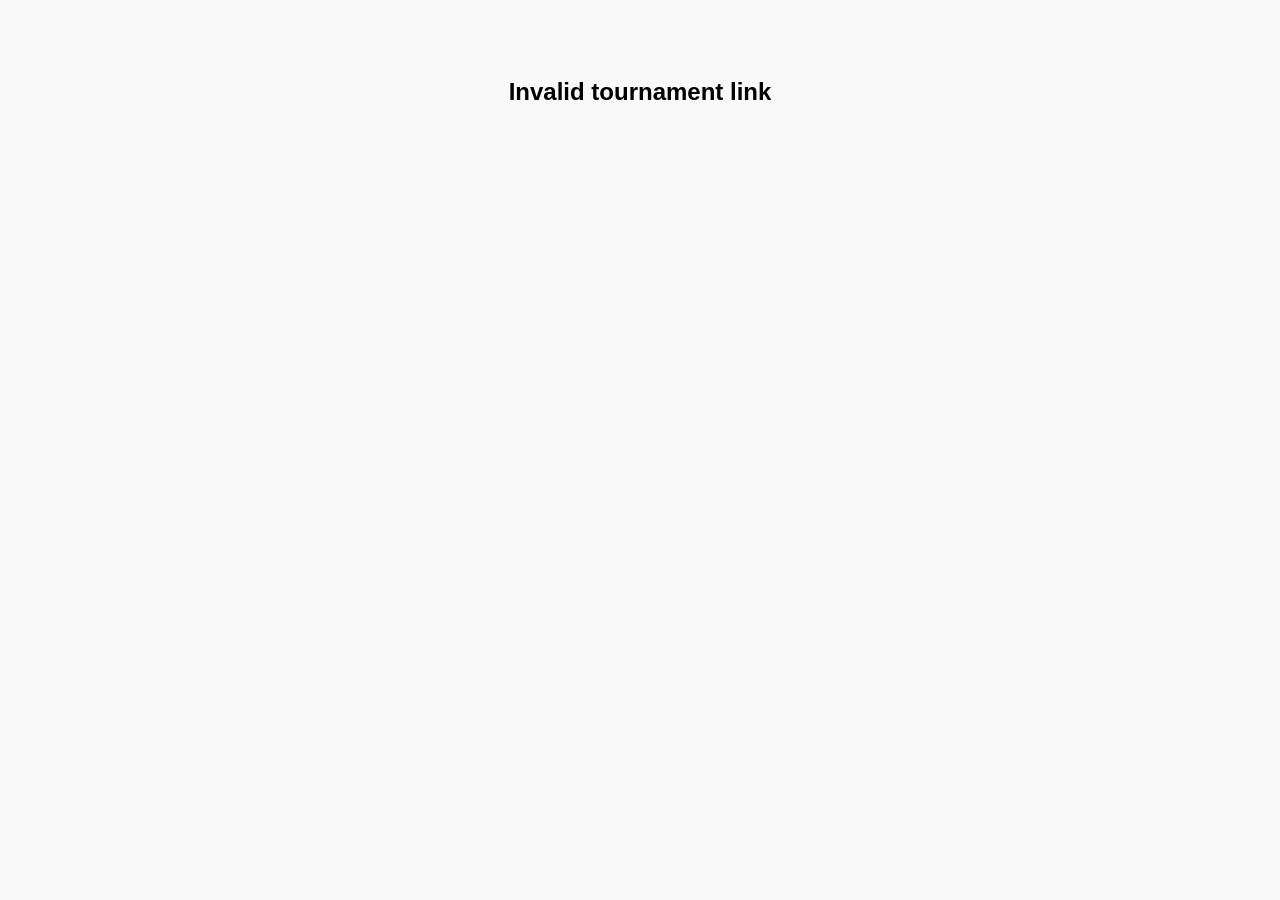
<file: join/index.html>
<!DOCTYPE html>
<html lang="en">
<head>
  <meta charset="UTF-8" />
  <title>Join Tournament - BSEB PREP</title>
  <meta name="viewport" content="width=device-width, initial-scale=1.0" />

  <!-- ✅ Meta for social sharing -->
  <meta property="og:title" content="Join Tournament - BSEB PREP" />
  <meta property="og:description" content="Tap to join this tournament on BSEB PREP." />
  <meta property="og:image" content="https://envs.sh/FFh.jpg" />
  <meta property="og:url" content="https://bsebprep.github.io/join/index.html" />
  <meta name="theme-color" content="#4CAF50" />

  <style>
    body {
      font-family: sans-serif;
      text-align: center;
      padding-top: 50px;
      background-color: #f9f9f9;
    }

    h3 {
      color: #333;
    }

    .spinner {
      margin: 30px auto;
      width: 40px;
      height: 40px;
      border: 4px solid #ccc;
      border-top: 4px solid #4CAF50;
      border-radius: 50%;
      animation: spin 1s linear infinite;
    }

    @keyframes spin {
      0% { transform: rotate(0deg); }
      100% { transform: rotate(360deg); }
    }
  </style>

  <script>
    function openAppOrRedirect() {
      const params = new URLSearchParams(window.location.search);
      const tournamentId = params.get('tournamentId');

      // Fallback to Telegram (or Play Store when live)
      const fallbackUrl = 'https://t.me/itzme_dear';

      if (!tournamentId) {
        document.body.innerHTML = '<h2>Invalid tournament link</h2>';
        return;
      }

      // Android: use intent
      const androidIntent = `intent://join?tournamentId=${tournamentId}#Intent;scheme=bsebprep;package=com.example.bsebprep;S.browser_fallback_url=${encodeURIComponent(fallbackUrl)};end`;

      // iOS: use custom scheme
      const iosUrl = `bsebprep://join?tournamentId=${tournamentId}`;

      const ua = navigator.userAgent || navigator.vendor || window.opera;

      if (/android/i.test(ua)) {
        window.location.replace(androidIntent);
      } else if (/iPhone|iPad|iPod/i.test(ua)) {
        window.location.href = iosUrl;
        setTimeout(() => {
          window.location.href = fallbackUrl;
        }, 2000);
      } else {
        // Desktop fallback
        window.location.href = fallbackUrl;
      }
    }
  </script>
</head>
<body onload="openAppOrRedirect()">
  <h3>Opening BSEB PREP App...</h3>
  <p>If it doesn’t open, you’ll be redirected shortly.</p>
  <div class="spinner"></div>
</body>
</html>
</file>
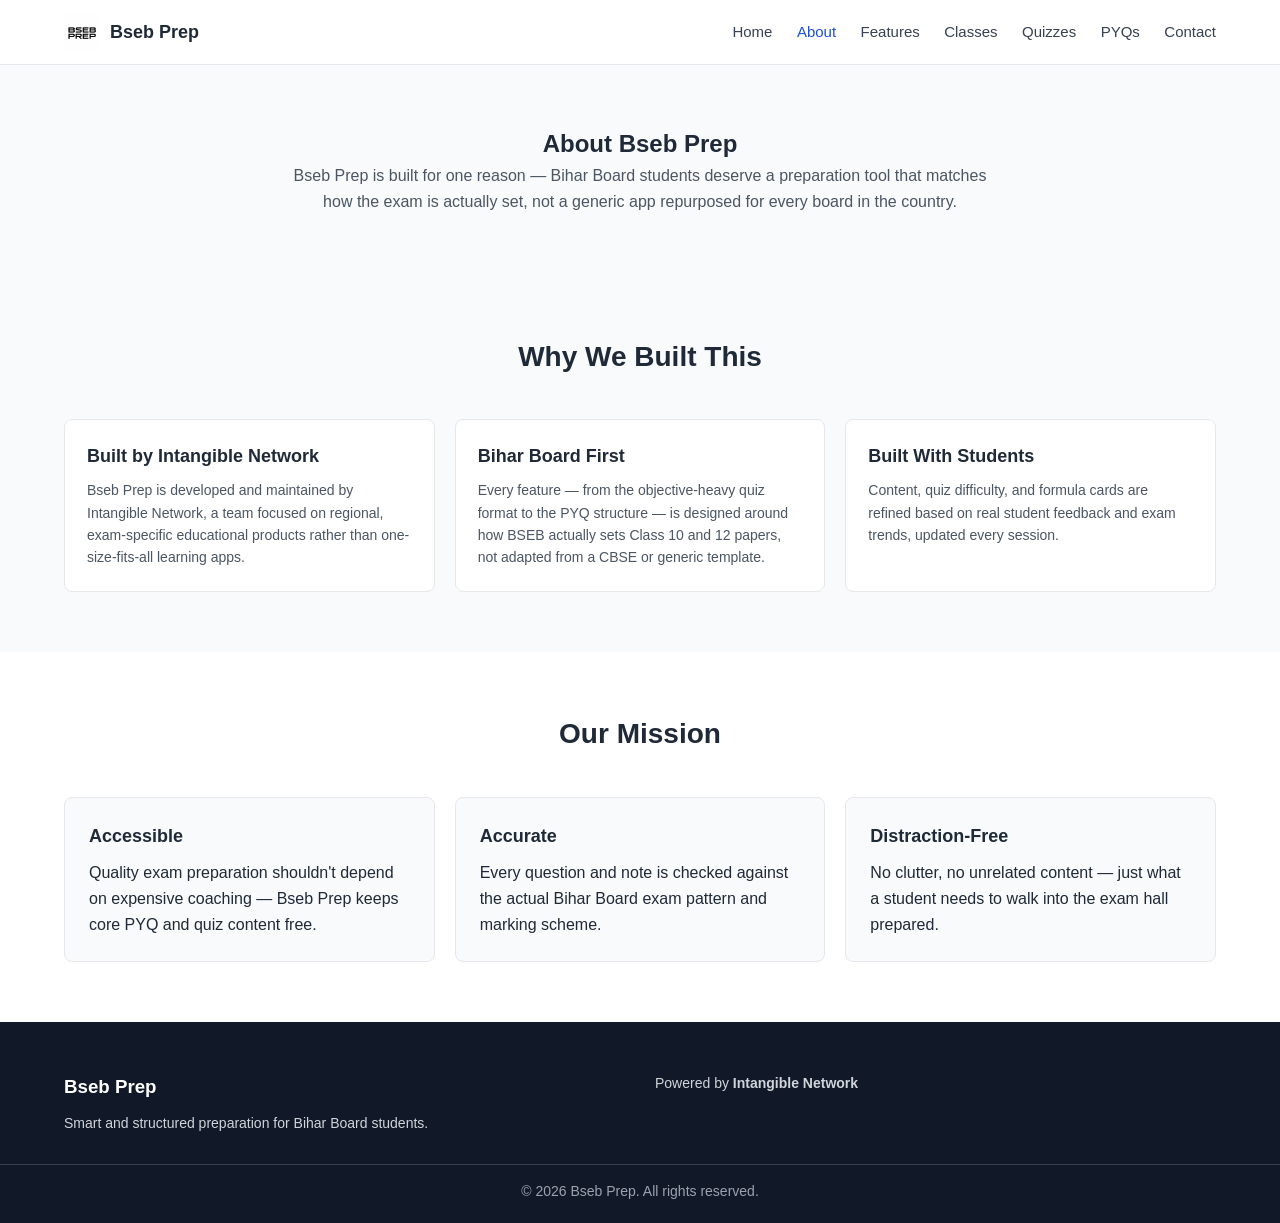
<file: about.html>
<!DOCTYPE html>
<html lang="en">
<head>
    <!-- Basic Meta -->
    <meta charset="UTF-8">
    <meta name="viewport" content="width=device-width, initial-scale=1.0">

    <!-- SEO Meta -->
    <title>About Us | Bseb Prep - Bihar Board Exam Preparation</title>
    <meta name="description" content="Bseb Prep is built by Intangible Network to give Bihar Board Class 9-12 students a focused, exam-pattern-accurate way to prepare with PYQs, quizzes, and notes.">
    <meta name="author" content="Intangible Network">
    <link rel="canonical" href="https://bsebprep.in/about.html">

    <!-- Open Graph -->
    <meta property="og:type" content="website">
    <meta property="og:title" content="About Bseb Prep">
    <meta property="og:description" content="Why we built a Bihar Board-focused exam prep platform, and what makes it different.">
    <meta property="og:image" content="https://bsebprep.in/assets/images/og-image.jpg">
    <meta property="og:url" content="https://bsebprep.in/about.html">

    <!-- Twitter Card -->
    <meta name="twitter:card" content="summary_large_image">
    <meta name="twitter:title" content="About Bseb Prep">
    <meta name="twitter:description" content="Why we built a Bihar Board-focused exam prep platform, and what makes it different.">
    <meta name="twitter:image" content="https://bsebprep.in/assets/images/og-image.jpg">

    <!-- CSS -->
    <link rel="stylesheet" href="assets/css/style.css">

    <!-- Favicon -->
    <link rel="icon" href="assets/images/logo.png">

    <!-- Structured Data -->
    <script type="application/ld+json">
    {
      "@context": "https://schema.org",
      "@type": "EducationalOrganization",
      "name": "Bseb Prep",
      "url": "https://bsebprep.in/",
      "logo": "https://bsebprep.in/assets/images/logo.png",
      "description": "A Bihar Board Class 9-12 exam preparation platform offering PYQs, chapter-wise quizzes, and subjective notes.",
      "sameAs": [
        "https://instagram.com/bsebprep",
        "https://t.me/bsebprep"
      ]
    }
    </script>
</head>
<body>

    <!-- ================= Header ================= -->
    <header class="header">
        <div class="container nav-container">
            <div class="logo">
                <img src="assets/images/logo.png" alt="Bseb Prep Logo">
                <span>Bseb Prep</span>
            </div>

            <nav class="navbar">
                <a href="index.html">Home</a>
                <a href="about.html" class="active">About</a>
                <a href="features.html">Features</a>
                <a href="classes.html">Classes</a>
                <a href="quizzes.html">Quizzes</a>
                <a href="pyq.html">PYQs</a>
                <a href="contact.html">Contact</a>
            </nav>
        </div>
    </header>

    <!-- ================= Page Intro ================= -->
    <section class="medium">
        <div class="container">
            <h1>About Bseb Prep</h1>
            <p>
                Bseb Prep is built for one reason — Bihar Board students deserve a preparation
                tool that matches how the exam is actually set, not a generic app repurposed
                for every board in the country.
            </p>
        </div>
    </section>

    <!-- ================= Story ================= -->
    <section class="highlights">
        <div class="container">
            <h2>Why We Built This</h2>

            <div class="highlight-grid">
                <div class="highlight-card">
                    <h3>Built by Intangible Network</h3>
                    <p>
                        Bseb Prep is developed and maintained by Intangible Network, a team
                        focused on regional, exam-specific educational products rather than
                        one-size-fits-all learning apps.
                    </p>
                </div>

                <div class="highlight-card">
                    <h3>Bihar Board First</h3>
                    <p>
                        Every feature — from the objective-heavy quiz format to the PYQ
                        structure — is designed around how BSEB actually sets Class 10 and
                        12 papers, not adapted from a CBSE or generic template.
                    </p>
                </div>

                <div class="highlight-card">
                    <h3>Built With Students</h3>
                    <p>
                        Content, quiz difficulty, and formula cards are refined based on
                        real student feedback and exam trends, updated every session.
                    </p>
                </div>
            </div>
        </div>
    </section>

    <!-- ================= Mission ================= -->
    <section class="classes">
        <div class="container">
            <h2>Our Mission</h2>

            <div class="class-grid">
                <div class="class-card">
                    <h3>Accessible</h3>
                    <p>
                        Quality exam preparation shouldn't depend on expensive coaching —
                        Bseb Prep keeps core PYQ and quiz content free.
                    </p>
                </div>

                <div class="class-card">
                    <h3>Accurate</h3>
                    <p>
                        Every question and note is checked against the actual Bihar Board
                        exam pattern and marking scheme.
                    </p>
                </div>

                <div class="class-card">
                    <h3>Distraction-Free</h3>
                    <p>
                        No clutter, no unrelated content — just what a student needs to
                        walk into the exam hall prepared.
                    </p>
                </div>
            </div>
        </div>
    </section>

    <!-- ================= Footer ================= -->
    <footer class="footer">
        <div class="container footer-content">
            <div>
                <h3>Bseb Prep</h3>
                <p>
                    Smart and structured preparation for Bihar Board students.
                </p>
            </div>

            <div>
                <p>Powered by <strong>Intangible Network</strong></p>
            </div>
        </div>

        <div class="footer-bottom">
            <p>© 2026 Bseb Prep. All rights reserved.</p>
        </div>
    </footer>

</body>
</html>
</file>
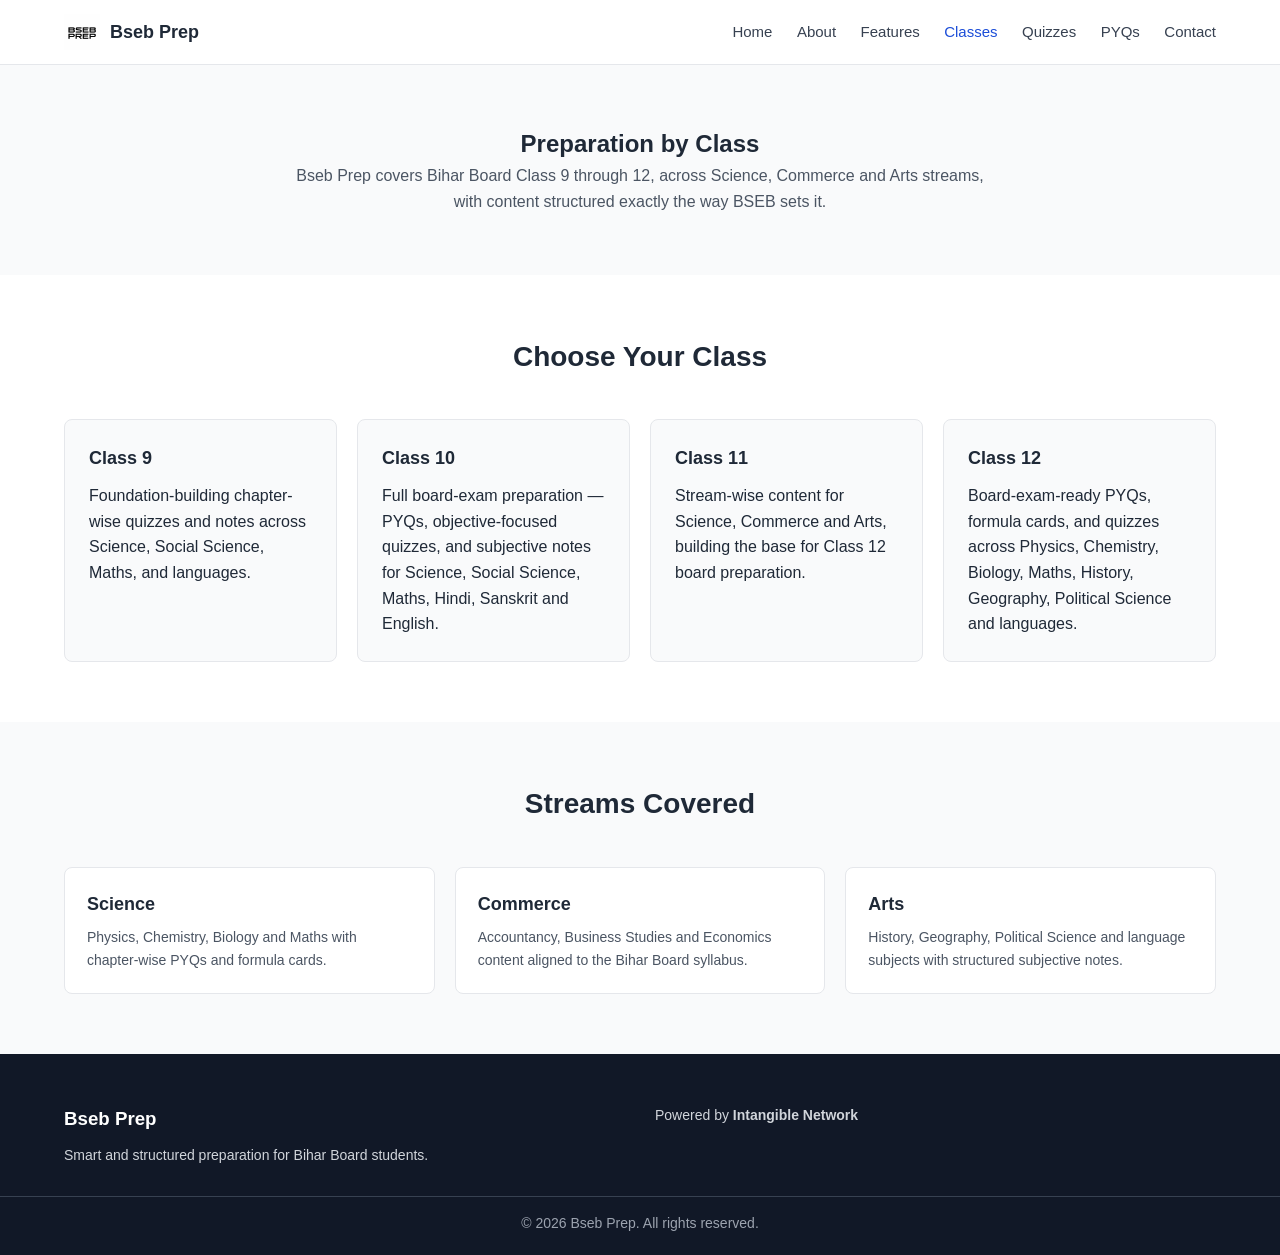
<file: classes.html>
<!DOCTYPE html>
<html lang="en">
<head>
    <!-- Basic Meta -->
    <meta charset="UTF-8">
    <meta name="viewport" content="width=device-width, initial-scale=1.0">

    <!-- SEO Meta -->
    <title>Class 9, 10, 11 & 12 | Bseb Prep Bihar Board Preparation</title>
    <meta name="description" content="Bseb Prep covers Bihar Board Class 9, 10, 11 and 12 — Science, Commerce and Arts streams — with chapter-wise PYQs, quizzes, and notes for every subject.">
    <meta name="author" content="Intangible Network">
    <link rel="canonical" href="https://bsebprep.in/classes.html">

    <!-- Open Graph -->
    <meta property="og:type" content="website">
    <meta property="og:title" content="Bihar Board Class 9-12 Preparation | Bseb Prep">
    <meta property="og:description" content="Chapter-wise PYQs, quizzes and notes for Bihar Board Class 9, 10, 11 and 12 across Science, Commerce and Arts.">
    <meta property="og:image" content="https://bsebprep.in/assets/images/og-image.jpg">
    <meta property="og:url" content="https://bsebprep.in/classes.html">

    <!-- Twitter Card -->
    <meta name="twitter:card" content="summary_large_image">
    <meta name="twitter:title" content="Bihar Board Class 9-12 Preparation | Bseb Prep">
    <meta name="twitter:description" content="Chapter-wise PYQs, quizzes and notes for Bihar Board Class 9, 10, 11 and 12 across Science, Commerce and Arts.">
    <meta name="twitter:image" content="https://bsebprep.in/assets/images/og-image.jpg">

    <!-- CSS -->
    <link rel="stylesheet" href="assets/css/style.css">

    <!-- Favicon -->
    <link rel="icon" href="assets/images/logo.png">
</head>
<body>

    <!-- ================= Header ================= -->
    <header class="header">
        <div class="container nav-container">
            <div class="logo">
                <img src="assets/images/logo.png" alt="Bseb Prep Logo">
                <span>Bseb Prep</span>
            </div>

            <nav class="navbar">
                <a href="index.html">Home</a>
                <a href="about.html">About</a>
                <a href="features.html">Features</a>
                <a href="classes.html" class="active">Classes</a>
                <a href="quizzes.html">Quizzes</a>
                <a href="pyq.html">PYQs</a>
                <a href="contact.html">Contact</a>
            </nav>
        </div>
    </header>

    <!-- ================= Page Intro ================= -->
    <section class="medium">
        <div class="container">
            <h1>Preparation by Class</h1>
            <p>
                Bseb Prep covers Bihar Board Class 9 through 12, across Science, Commerce
                and Arts streams, with content structured exactly the way BSEB sets it.
            </p>
        </div>
    </section>

    <!-- ================= Class Grid ================= -->
    <section class="classes">
        <div class="container">
            <h2>Choose Your Class</h2>

            <div class="class-grid">
                <div class="class-card">
                    <h3>Class 9</h3>
                    <p>
                        Foundation-building chapter-wise quizzes and notes across Science,
                        Social Science, Maths, and languages.
                    </p>
                </div>

                <div class="class-card">
                    <h3>Class 10</h3>
                    <p>
                        Full board-exam preparation — PYQs, objective-focused quizzes, and
                        subjective notes for Science, Social Science, Maths, Hindi, Sanskrit
                        and English.
                    </p>
                </div>

                <div class="class-card">
                    <h3>Class 11</h3>
                    <p>
                        Stream-wise content for Science, Commerce and Arts, building the
                        base for Class 12 board preparation.
                    </p>
                </div>

                <div class="class-card">
                    <h3>Class 12</h3>
                    <p>
                        Board-exam-ready PYQs, formula cards, and quizzes across Physics,
                        Chemistry, Biology, Maths, History, Geography, Political Science
                        and languages.
                    </p>
                </div>
            </div>
        </div>
    </section>

    <!-- ================= Streams ================= -->
    <section class="highlights">
        <div class="container">
            <h2>Streams Covered</h2>

            <div class="highlight-grid">
                <div class="highlight-card">
                    <h3>Science</h3>
                    <p>
                        Physics, Chemistry, Biology and Maths with chapter-wise PYQs and
                        formula cards.
                    </p>
                </div>

                <div class="highlight-card">
                    <h3>Commerce</h3>
                    <p>
                        Accountancy, Business Studies and Economics content aligned to the
                        Bihar Board syllabus.
                    </p>
                </div>

                <div class="highlight-card">
                    <h3>Arts</h3>
                    <p>
                        History, Geography, Political Science and language subjects with
                        structured subjective notes.
                    </p>
                </div>
            </div>
        </div>
    </section>

    <!-- ================= Footer ================= -->
    <footer class="footer">
        <div class="container footer-content">
            <div>
                <h3>Bseb Prep</h3>
                <p>
                    Smart and structured preparation for Bihar Board students.
                </p>
            </div>

            <div>
                <p>Powered by <strong>Intangible Network</strong></p>
            </div>
        </div>

        <div class="footer-bottom">
            <p>© 2026 Bseb Prep. All rights reserved.</p>
        </div>
    </footer>

</body>
</html>
</file>
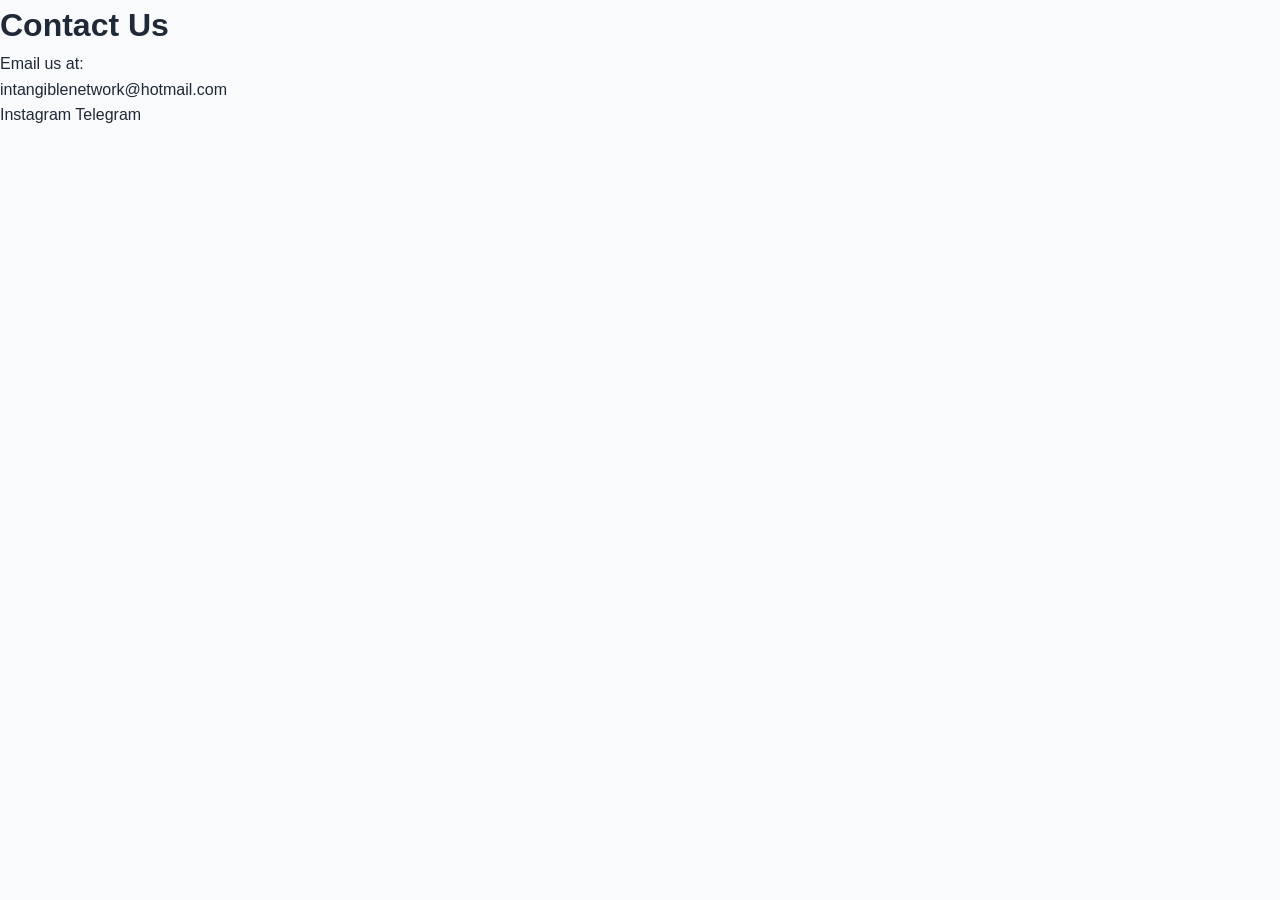
<file: contact.html>
<!DOCTYPE html>
<html lang="en">
<head>
  <meta charset="UTF-8">
  <title>Contact | Intangible Network</title>
  <link rel="stylesheet" href="assets/css/style.css">
</head>
<body>

<header class="site-header">
  <h1>Contact Us</h1>
</header>

<section class="card">
  <p>Email us at:</p>
  <p>
    <a href="mailto:intangiblenetwork@hotmail.com">
      intangiblenetwork@hotmail.com
    </a>
  </p>

  <div class="social-links">
    <a href="https://instagram.com/bsebprep" target="_blank">Instagram</a>
    <a href="https://t.me/bsebprep" target="_blank">Telegram</a>
  </div>
</section>

</body>
</html>
</file>
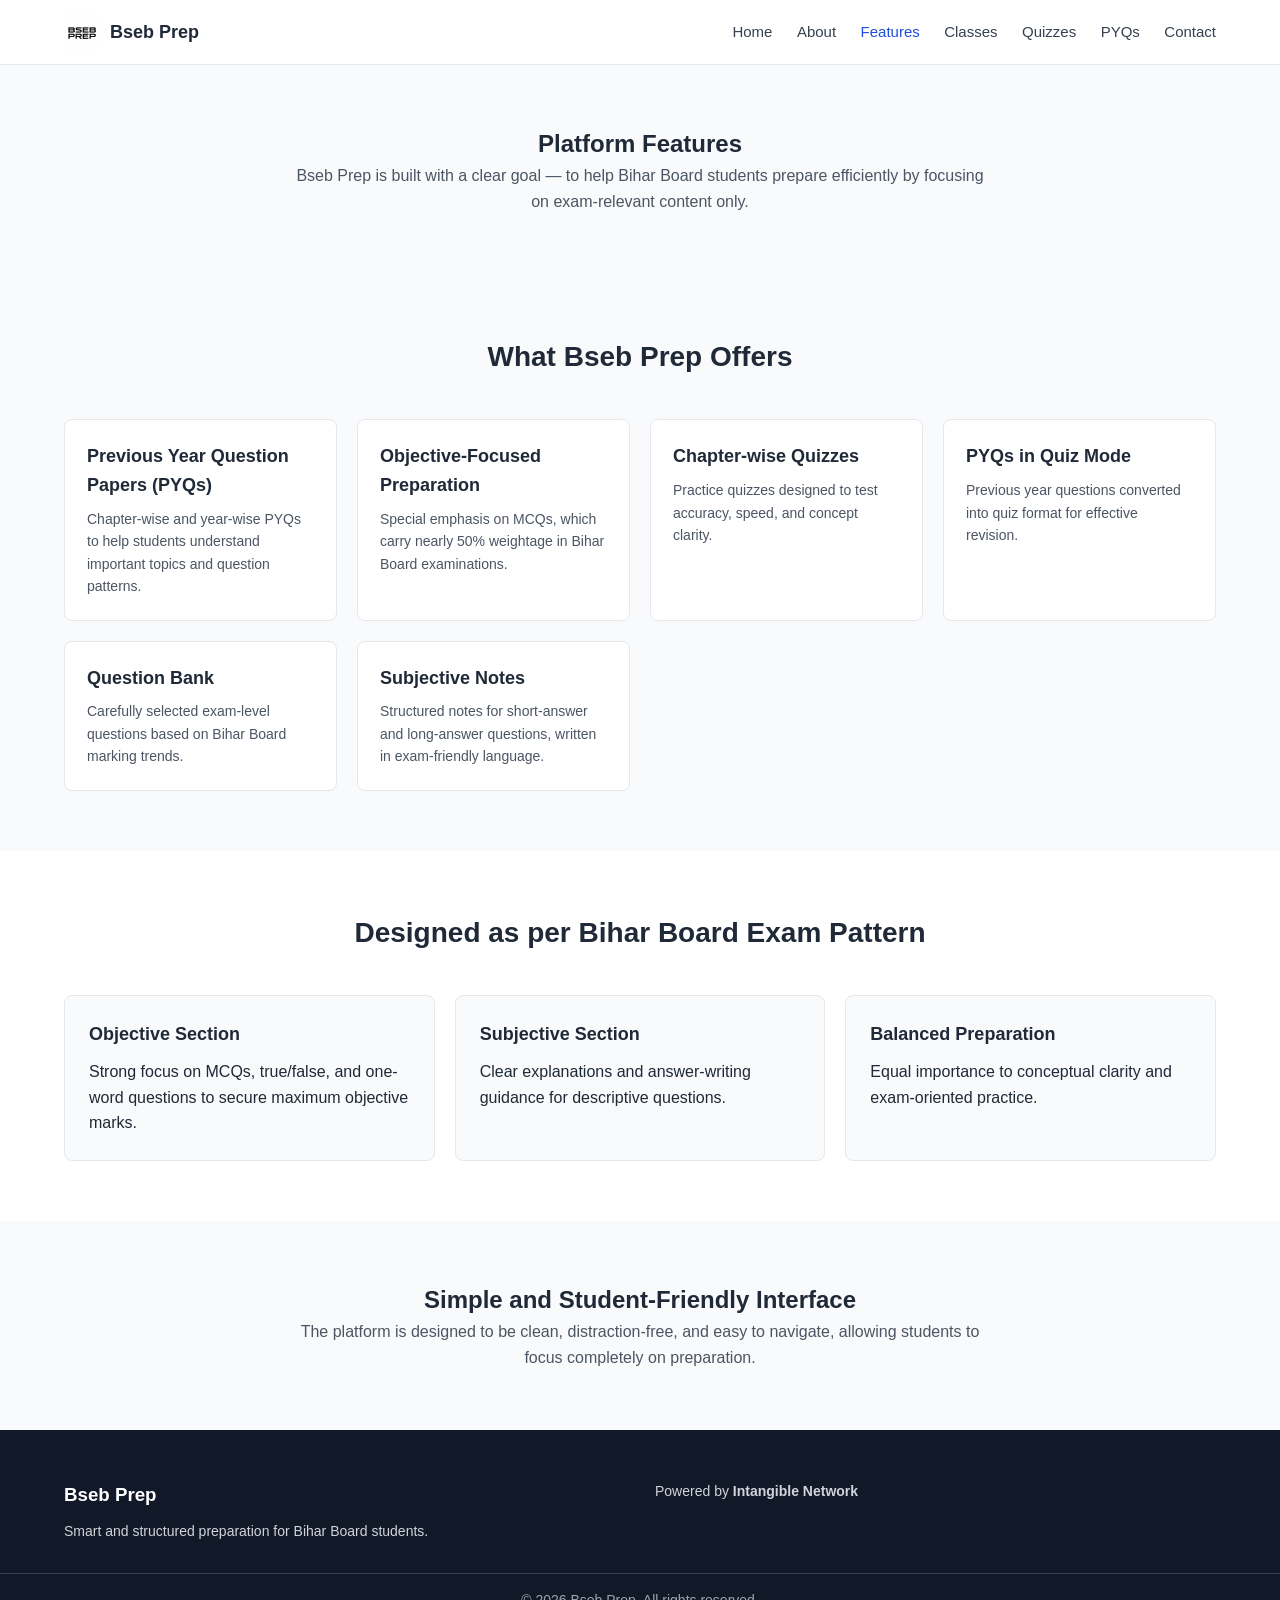
<file: features.html>
<!DOCTYPE html>
<html lang="en">
<head>
    <!-- Basic Meta -->
    <meta charset="UTF-8">
    <meta name="viewport" content="width=device-width, initial-scale=1.0">

    <!-- SEO Meta -->
    <title>Features | Bseb Prep Bihar Board Preparation</title>
    <meta name="description" content="Explore Bseb Prep features including PYQs, chapter-wise quizzes, objective preparation, question banks, and subjective notes for Bihar Board students.">
    <meta name="author" content="Intangible Network">

    <!-- CSS -->
    <link rel="stylesheet" href="assets/css/style.css">

    <!-- Favicon -->
    <link rel="icon" href="assets/images/logo.png">
</head>
<body>

    <!-- ================= Header ================= -->
    <header class="header">
        <div class="container nav-container">
            <div class="logo">
                <img src="assets/images/logo.png" alt="Bseb Prep Logo">
                <span>Bseb Prep</span>
            </div>

            <nav class="navbar">
                <a href="index.html">Home</a>
                <a href="about.html">About</a>
                <a href="features.html" class="active">Features</a>
                <a href="classes.html">Classes</a>
                <a href="quizzes.html">Quizzes</a>
                <a href="pyq.html">PYQs</a>
                <a href="contact.html">Contact</a>
            </nav>
        </div>
    </header>

    <!-- ================= Page Intro ================= -->
    <section class="medium">
        <div class="container">
            <h1>Platform Features</h1>
            <p>
                Bseb Prep is built with a clear goal — to help Bihar Board students
                prepare efficiently by focusing on exam-relevant content only.
            </p>
        </div>
    </section>

    <!-- ================= Feature Grid ================= -->
    <section class="highlights">
        <div class="container">
            <h2>What Bseb Prep Offers</h2>

            <div class="highlight-grid">
                <div class="highlight-card">
                    <h3>Previous Year Question Papers (PYQs)</h3>
                    <p>
                        Chapter-wise and year-wise PYQs to help students understand
                        important topics and question patterns.
                    </p>
                </div>

                <div class="highlight-card">
                    <h3>Objective-Focused Preparation</h3>
                    <p>
                        Special emphasis on MCQs, which carry nearly 50% weightage
                        in Bihar Board examinations.
                    </p>
                </div>

                <div class="highlight-card">
                    <h3>Chapter-wise Quizzes</h3>
                    <p>
                        Practice quizzes designed to test accuracy, speed, and
                        concept clarity.
                    </p>
                </div>

                <div class="highlight-card">
                    <h3>PYQs in Quiz Mode</h3>
                    <p>
                        Previous year questions converted into quiz format for
                        effective revision.
                    </p>
                </div>

                <div class="highlight-card">
                    <h3>Question Bank</h3>
                    <p>
                        Carefully selected exam-level questions based on Bihar
                        Board marking trends.
                    </p>
                </div>

                <div class="highlight-card">
                    <h3>Subjective Notes</h3>
                    <p>
                        Structured notes for short-answer and long-answer questions,
                        written in exam-friendly language.
                    </p>
                </div>
            </div>
        </div>
    </section>

    <!-- ================= Exam Pattern ================= -->
    <section class="classes">
        <div class="container">
            <h2>Designed as per Bihar Board Exam Pattern</h2>

            <div class="class-grid">
                <div class="class-card">
                    <h3>Objective Section</h3>
                    <p>
                        Strong focus on MCQs, true/false, and one-word questions
                        to secure maximum objective marks.
                    </p>
                </div>

                <div class="class-card">
                    <h3>Subjective Section</h3>
                    <p>
                        Clear explanations and answer-writing guidance for
                        descriptive questions.
                    </p>
                </div>

                <div class="class-card">
                    <h3>Balanced Preparation</h3>
                    <p>
                        Equal importance to conceptual clarity and exam-oriented practice.
                    </p>
                </div>
            </div>
        </div>
    </section>

    <!-- ================= User Experience ================= -->
    <section class="medium">
        <div class="container">
            <h2>Simple and Student-Friendly Interface</h2>
            <p>
                The platform is designed to be clean, distraction-free, and easy
                to navigate, allowing students to focus completely on preparation.
            </p>
        </div>
    </section>

    <!-- ================= Footer ================= -->
    <footer class="footer">
        <div class="container footer-content">
            <div>
                <h3>Bseb Prep</h3>
                <p>
                    Smart and structured preparation for Bihar Board students.
                </p>
            </div>

            <div>
                <p>Powered by <strong>Intangible Network</strong></p>
            </div>
        </div>

        <div class="footer-bottom">
            <p>© 2026 Bseb Prep. All rights reserved.</p>
        </div>
    </footer>

</body>
</html>
</file>
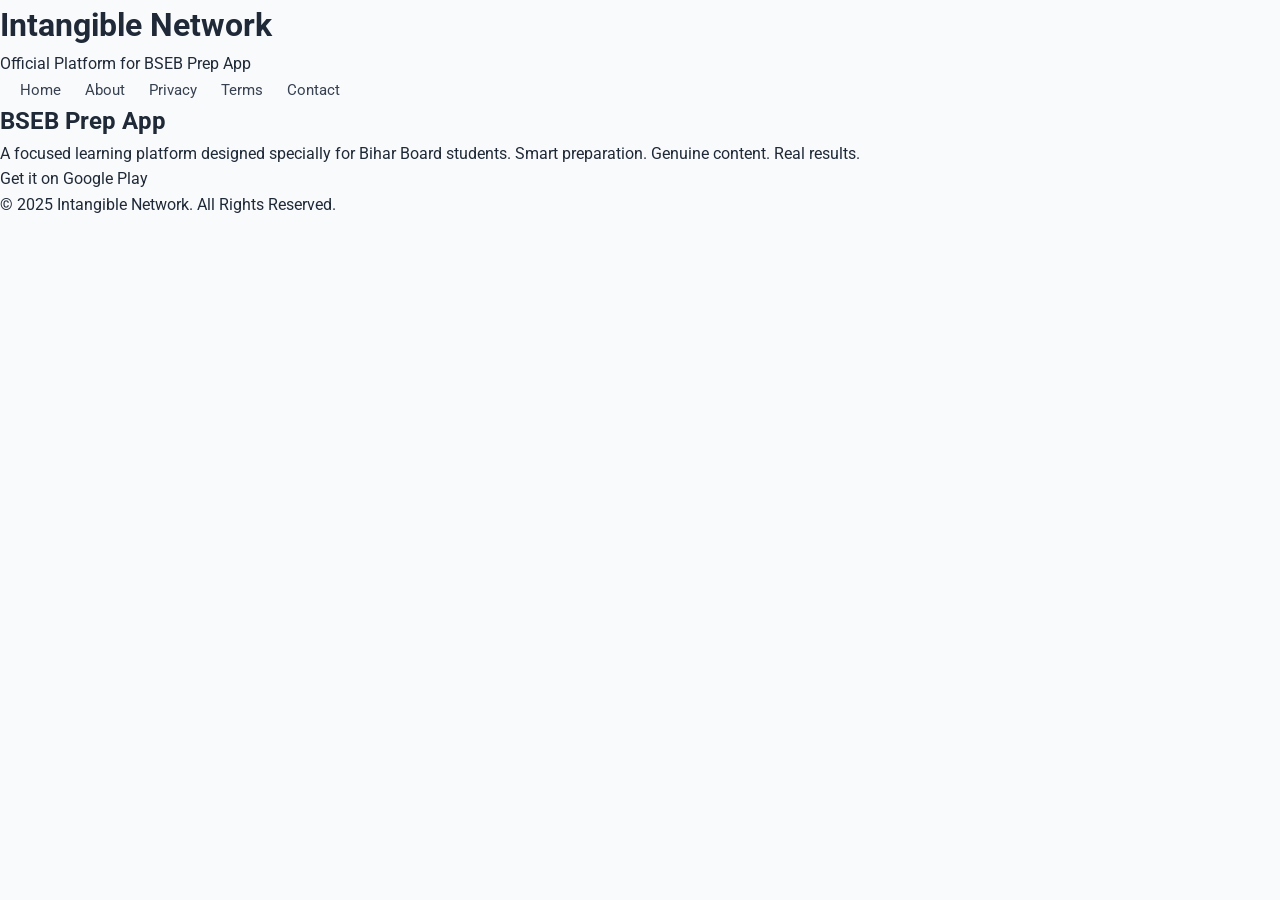
<file: intangible.html>
<!DOCTYPE html>
<html lang="en">
<head>
  <meta charset="UTF-8" />
  <meta name="viewport" content="width=device-width, initial-scale=1" />
  <title>Intangible Network | BSEB Prep</title>

  <!-- Google Font -->
  <link href="https://fonts.googleapis.com/css2?family=Roboto:wght@400;700&display=swap" rel="stylesheet">

  <!-- Main CSS -->
  <link rel="stylesheet" href="assets/css/style.css">
</head>
<body>

<header class="site-header">
  <h1>Intangible Network</h1>
  <p class="subtitle">Official Platform for BSEB Prep App</p>
</header>

<nav class="navbar">
  <a href="index.html">Home</a>
  <a href="about.html">About</a>
  <a href="privacy-policy.html">Privacy</a>
  <a href="terms-conditions.html">Terms</a>
  <a href="contact.html">Contact</a>
</nav>

<section class="card">
  <h2>BSEB Prep App</h2>
  <p>
    A focused learning platform designed specially for Bihar Board students.
    Smart preparation. Genuine content. Real results.
  </p>

  <a class="playstore-btn"
     href="https://play.google.com/store/apps/details?id=com.intangible.bsebprep"
     target="_blank" rel="noopener">
     Get it on Google Play
  </a>
</section>

<footer class="site-footer">
  <p>© 2025 Intangible Network. All Rights Reserved.</p>
</footer>

</body>
</html>
</file>
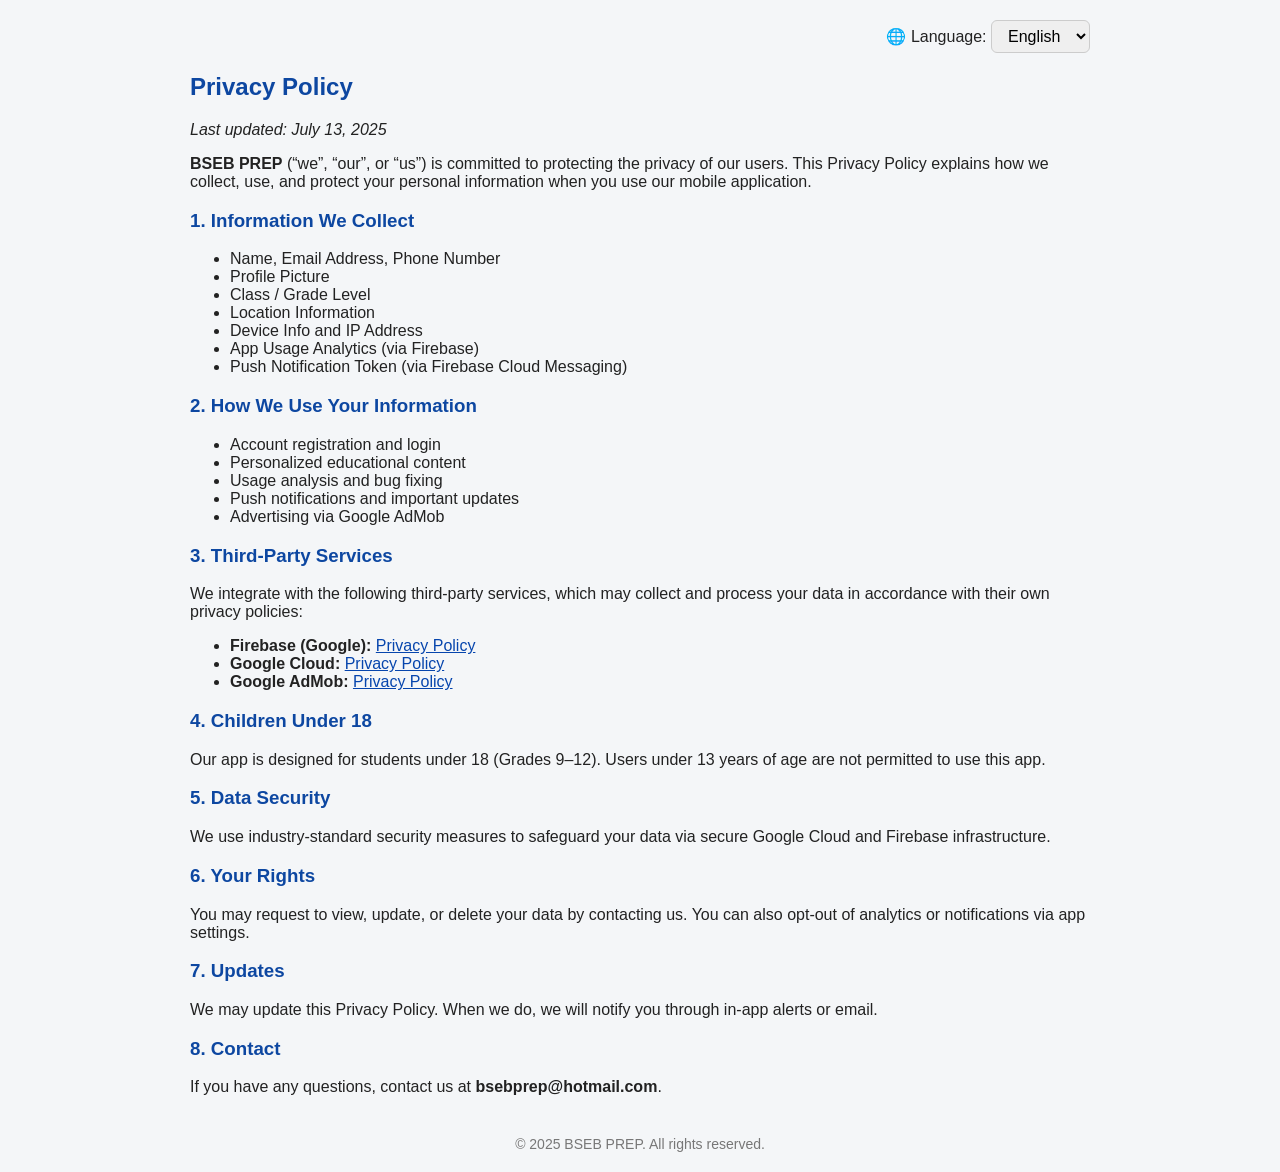
<file: privacy-policy-full.html>
<!DOCTYPE html>
<html lang="en">
<head>
  <meta charset="UTF-8" />
  <meta name="viewport" content="width=device-width, initial-scale=1.0"/>
  <title>BSEB PREP Privacy Policy</title>
  <style>
    body {
      font-family: 'Segoe UI', sans-serif;
      background: #f4f6f8;
      color: #222;
      padding: 20px;
      margin: 0;
      max-width: 900px;
      margin: auto;
    }
    h1, h2, h3 {
      color: #0d47a1;
    }
    nav {
      margin-bottom: 20px;
      text-align: right;
    }
    select {
      font-size: 16px;
      padding: 6px 12px;
      border-radius: 6px;
      border: 1px solid #ccc;
    }
    section {
      display: none;
    }
    section.active {
      display: block;
    }
    footer {
      margin-top: 40px;
      font-size: 14px;
      color: #777;
      text-align: center;
    }
    .external-link {
      color: #0645AD;
      text-decoration: underline;
    }
    .lang-copy {
      display: none;
    }
    .lang-copy.active {
      display: inline;
    }
  </style>
</head>
<body>

<nav>
  <label for="lang">🌐 Language: </label>
  <select id="lang">
    <option value="en" selected>English</option>
    <option value="hi">हिंदी</option>
    <option value="ur">اردو</option>
  </select>
</nav>

<section id="en" class="active">
  <h1>Privacy Policy</h1>
  <p><em>Last updated: July 13, 2025</em></p>
  <p><strong>BSEB PREP</strong> (“we”, “our”, or “us”) is committed to protecting the privacy of our users. This Privacy Policy explains how we collect, use, and protect your personal information when you use our mobile application.</p>

  <h3>1. Information We Collect</h3>
  <ul>
    <li>Name, Email Address, Phone Number</li>
    <li>Profile Picture</li>
    <li>Class / Grade Level</li>
    <li>Location Information</li>
    <li>Device Info and IP Address</li>
    <li>App Usage Analytics (via Firebase)</li>
    <li>Push Notification Token (via Firebase Cloud Messaging)</li>
  </ul>

  <h3>2. How We Use Your Information</h3>
  <ul>
    <li>Account registration and login</li>
    <li>Personalized educational content</li>
    <li>Usage analysis and bug fixing</li>
    <li>Push notifications and important updates</li>
    <li>Advertising via Google AdMob</li>
  </ul>

  <h3>3. Third-Party Services</h3>
  <p>We integrate with the following third-party services, which may collect and process your data in accordance with their own privacy policies:</p>
  <ul>
    <li><strong>Firebase (Google):</strong> <a class="external-link" href="https://policies.google.com/privacy" target="_blank">Privacy Policy</a></li>
    <li><strong>Google Cloud:</strong> <a class="external-link" href="https://cloud.google.com/privacy" target="_blank">Privacy Policy</a></li>
    <li><strong>Google AdMob:</strong> <a class="external-link" href="https://support.google.com/admob/answer/6128543?hl=en" target="_blank">Privacy Policy</a></li>
  </ul>

  <h3>4. Children Under 18</h3>
  <p>Our app is designed for students under 18 (Grades 9–12). Users under 13 years of age are not permitted to use this app.</p>

  <h3>5. Data Security</h3>
  <p>We use industry-standard security measures to safeguard your data via secure Google Cloud and Firebase infrastructure.</p>

  <h3>6. Your Rights</h3>
  <p>You may request to view, update, or delete your data by contacting us. You can also opt-out of analytics or notifications via app settings.</p>

  <h3>7. Updates</h3>
  <p>We may update this Privacy Policy. When we do, we will notify you through in-app alerts or email.</p>

  <h3>8. Contact</h3>
  <p>If you have any questions, contact us at <strong>bsebprep@hotmail.com</strong>.</p>
</section>

<section id="hi" lang="hi">
  <h1>गोपनीयता नीति</h1>
  <p><em>अंतिम अपडेट: 13 जुलाई 2025</em></p>
  <p><strong>BSEB PREP</strong> (“हम”, “हमारा”) हमारे उपयोगकर्ताओं की गोपनीयता की सुरक्षा के लिए प्रतिबद्ध है। यह नीति बताती है कि हम कौन-सी जानकारी एकत्र करते हैं, उसका उपयोग कैसे करते हैं, और उसे कैसे सुरक्षित रखते हैं।</p>

  <h3>1. हम कौन सी जानकारी एकत्र करते हैं</h3>
  <ul>
    <li>नाम, ईमेल पता, फोन नंबर</li>
    <li>प्रोफाइल तस्वीर</li>
    <li>कक्षा / ग्रेड स्तर</li>
    <li>स्थान की जानकारी</li>
    <li>डिवाइस की जानकारी और आईपी पता</li>
    <li>ऐप उपयोग विश्लेषण (Firebase द्वारा)</li>
    <li>पुश नोटिफिकेशन टोकन (Firebase Cloud Messaging द्वारा)</li>
  </ul>

  <h3>2. जानकारी का उपयोग कैसे किया जाता है</h3>
  <ul>
    <li>खाता पंजीकरण और लॉगिन</li>
    <li>शैक्षणिक सामग्री का वैयक्तिकरण</li>
    <li>उपयोग विश्लेषण और बग सुधार</li>
    <li>पुश सूचनाएँ और महत्वपूर्ण अपडेट</li>
    <li>Google AdMob के माध्यम से विज्ञापन</li>
  </ul>

  <h3>3. तृतीय-पक्ष सेवाएं</h3>
  <p>हम निम्नलिखित तृतीय-पक्ष सेवाओं का उपयोग करते हैं, जो अपनी स्वयं की गोपनीयता नीतियों के अनुसार आपके डेटा को एकत्र और संसाधित कर सकती हैं:</p>
  <ul>
    <li><strong>Firebase (Google):</strong> <a class="external-link" href="https://policies.google.com/privacy" target="_blank">गोपनीयता नीति</a></li>
    <li><strong>Google Cloud:</strong> <a class="external-link" href="https://cloud.google.com/privacy" target="_blank">गोपनीयता नीति</a></li>
    <li><strong>Google AdMob:</strong> <a class="external-link" href="https://support.google.com/admob/answer/6128543?hl=hi" target="_blank">गोपनीयता नीति</a></li>
  </ul>

  <h3>4. 18 वर्ष से कम आयु वाले बच्चे</h3>
  <p>यह ऐप 9वीं से 12वीं कक्षा के छात्रों के लिए है। 13 वर्ष से कम आयु के उपयोगकर्ताओं को इसका उपयोग करने की अनुमति नहीं है।</p>

  <h3>5. डेटा सुरक्षा</h3>
  <p>हम Google Cloud और Firebase के सुरक्षित इन्फ्रास्ट्रक्चर का उपयोग करके आपकी जानकारी की सुरक्षा करते हैं।</p>

  <h3>6. आपके अधिकार</h3>
  <p>आप अपनी जानकारी को देखने, अपडेट करने या हटाने का अनुरोध कर सकते हैं। आप ऐप सेटिंग के माध्यम से एनालिटिक्स या नोटिफिकेशन से बाहर निकल सकते हैं।</p>

  <h3>7. अपडेट</h3>
  <p>हम समय-समय पर इस गोपनीयता नीति को अपडेट कर सकते हैं। जब हम ऐसा करते हैं, तो आपको ऐप अलर्ट या ईमेल द्वारा सूचित किया जाएगा।</p>

  <h3>8. संपर्क</h3>
  <p>यदि आपके कोई प्रश्न हैं, तो कृपया हमसे <strong>bsebprep@hotmail.com</strong> पर संपर्क करें।</p>
</section>

<section id="ur" lang="ur">
  <h1>رازداری کی پالیسی</h1>
  <p><em>آخری تازہ کاری: 13 جولائی 2025</em></p>
  <p><strong>BSEB PREP</strong> ("ہم") اپنے صارفین کی رازداری کے تحفظ کے لیے پرعزم ہے۔ یہ پالیسی وضاحت کرتی ہے کہ ہم آپ کی معلومات کو کیسے اکٹھا، استعمال اور محفوظ کرتے ہیں۔</p>

  <h3>1. ہم کون سی معلومات اکٹھا کرتے ہیں؟</h3>
  <ul>
    <li>نام، ای میل پتہ، فون نمبر</li>
    <li>پروفائل تصویر</li>
    <li>جماعت / گریڈ لیول</li>
    <li>مقام کی معلومات</li>
    <li>ڈیوائس کی معلومات اور آئی پی ایڈریس</li>
    <li>ایپ استعمال کے تجزیات (Firebase کے ذریعے)</li>
    <li>پش نوٹیفکیشن ٹوکن (Firebase Cloud Messaging کے ذریعے)</li>
  </ul>

  <h3>2. معلومات کا استعمال</h3>
  <ul>
    <li>اکاؤنٹ کی رجسٹریشن اور لاگ ان</li>
    <li>تعلیمی مواد کی ذاتی نوعیت</li>
    <li>تجزیہ اور بگ فکسنگ</li>
    <li>اہم اپ ڈیٹس اور پش نوٹیفکیشنز</li>
    <li>گوگل ایڈ موب کے ذریعے اشتہارات</li>
  </ul>

  <h3>3. تھرڈ پارٹی سروسز</h3>
  <p>ہم درج ذیل تھرڈ پارٹی سروسز استعمال کرتے ہیں، جو اپنی رازداری کی پالیسیوں کے مطابق آپ کا ڈیٹا اکٹھا اور پروسیس کر سکتی ہیں:</p>
  <ul>
    <li><strong>Firebase (Google):</strong> <a class="external-link" href="https://policies.google.com/privacy" target="_blank">رازداری کی پالیسی</a></li>
    <li><strong>Google Cloud:</strong> <a class="external-link" href="https://cloud.google.com/privacy" target="_blank">رازداری کی پالیسی</a></li>
    <li><strong>Google AdMob:</strong> <a class="external-link" href="https://support.google.com/admob/answer/6128543?hl=ur" target="_blank">رازداری کی پالیسی</a></li>
  </ul>

  <h3>4. 18 سال سے کم عمر بچوں کے لیے</h3>
  <p>یہ ایپ 9ویں سے 12ویں جماعت کے طلباء کے لیے ڈیزائن کی گئی ہے۔ 13 سال سے کم عمر صارفین کو اس ایپ کے استعمال کی اجازت نہیں ہے۔</p>

  <h3>5. ڈیٹا سیکیورٹی</h3>
  <p>ہم گوگل کلاؤڈ اور فائر بیس کے محفوظ انفراسٹرکچر کے ذریعے آپ کے ڈیٹا کی حفاظت کرتے ہیں۔</p>

  <h3>6. آپ کے حقوق</h3>
  <p>آپ اپنی معلومات دیکھنے، اپ ڈیٹ کرنے یا حذف کرنے کی درخواست کر سکتے ہیں۔ آپ ایپ سیٹنگز کے ذریعے تجزیاتی یا نوٹیفکیشن سے آپٹ آؤٹ کر سکتے ہیں۔</p>

  <h3>7. اپ ڈیٹس</h3>
  <p>ہم وقتاً فوقتاً اس رازداری کی پالیسی کو اپ ڈیٹ کر سکتے ہیں۔ جب ہم ایسا کریں گے، تو آپ کو ایپ الرٹس یا ای میل کے ذریعے مطلع کیا جائے گا۔</p>

  <h3>8. رابطہ کریں</h3>
  <p>اگر آپ کے کوئی سوالات ہیں، تو براہ کرم ہم سے <strong>bsebprep@hotmail.com</strong> پر رابطہ کریں۔</p>
</section>

<footer>
  <span class="lang-copy active" id="copy-en">© 2025 BSEB PREP. All rights reserved.</span>
  <span class="lang-copy" id="copy-hi">© 2025 बीएसईबी प्रेप। सर्वाधिकार सुरक्षित।</span>
  <span class="lang-copy" id="copy-ur">© 2025 بی ایس ای بی پریپ۔ جملہ حقوق محفوظ ہیں۔</span>
</footer>

<script>
  const langSelect = document.getElementById("lang");
  const sections = document.querySelectorAll("section");
  const footers = document.querySelectorAll(".lang-copy");
  langSelect.addEventListener("change", (e) => {
    const lang = e.target.value;
    sections.forEach((sec) => sec.classList.remove("active"));
    document.getElementById(lang)?.classList.add("active");

    footers.forEach(copy => copy.classList.remove("active"));
    document.getElementById(`copy-${lang}`)?.classList.add("active");
  });
</script>
</body>
</html>
</file>
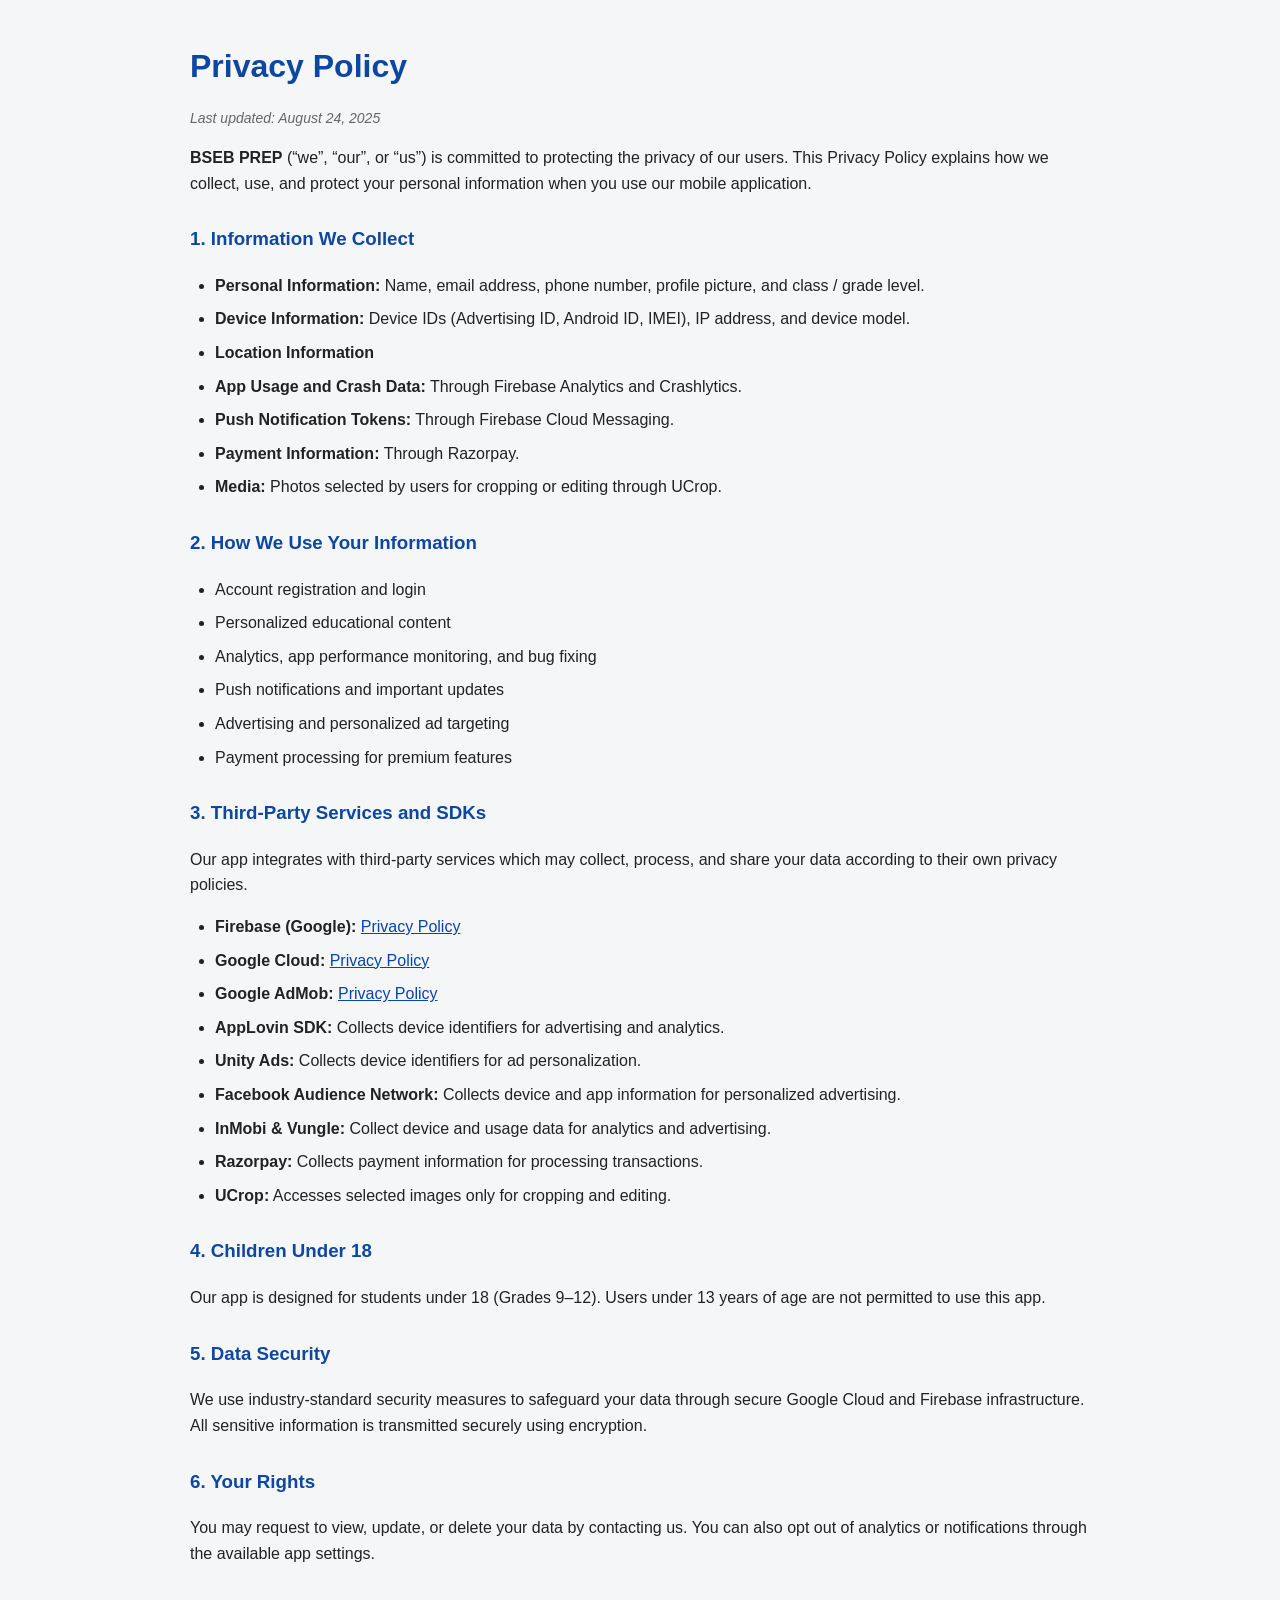
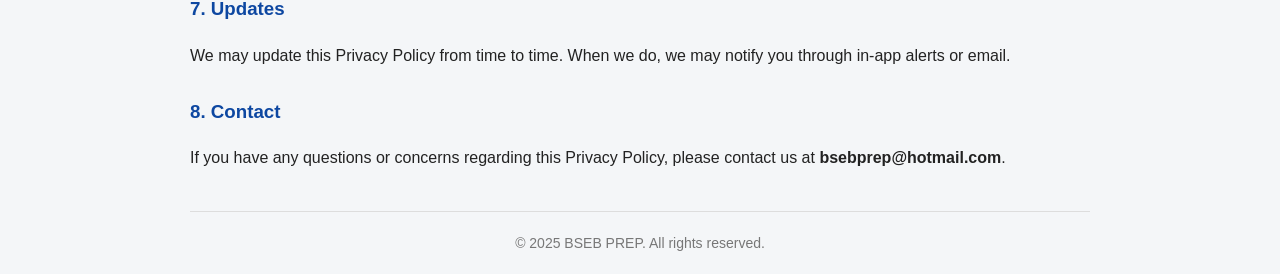
<file: privacy-policy.html>
<!DOCTYPE html>
<html lang="en">
<head>
  <meta charset="UTF-8" />
  <meta name="viewport" content="width=device-width, initial-scale=1.0" />
  <title>BSEB PREP Privacy Policy</title>

  <style>
    body {
      font-family: 'Segoe UI', sans-serif;
      background: #f4f6f8;
      color: #222;
      padding: 20px;
      margin: 0 auto;
      max-width: 900px;
      line-height: 1.6;
    }

    h1, h2, h3 {
      color: #0d47a1;
    }

    h1 {
      margin-bottom: 5px;
    }

    h3 {
      margin-top: 28px;
    }

    .updated {
      color: #666;
      font-size: 14px;
    }

    .app-name {
      font-weight: bold;
    }

    ul {
      padding-left: 25px;
    }

    li {
      margin-bottom: 8px;
    }

    a {
      color: #0645AD;
      text-decoration: underline;
    }

    footer {
      margin-top: 40px;
      padding-top: 20px;
      border-top: 1px solid #ddd;
      font-size: 14px;
      color: #777;
      text-align: center;
    }
  </style>
</head>

<body>

  <h1>Privacy Policy</h1>

  <p class="updated">
    <em>Last updated: August 24, 2025</em>
  </p>

  <p>
    <strong>BSEB PREP</strong> (“we”, “our”, or “us”) is committed to protecting
    the privacy of our users. This Privacy Policy explains how we collect,
    use, and protect your personal information when you use our mobile application.
  </p>

  <h3>1. Information We Collect</h3>

  <ul>
    <li>
      <strong>Personal Information:</strong>
      Name, email address, phone number, profile picture, and class / grade level.
    </li>

    <li>
      <strong>Device Information:</strong>
      Device IDs (Advertising ID, Android ID, IMEI), IP address, and device model.
    </li>

    <li>
      <strong>Location Information</strong>
    </li>

    <li>
      <strong>App Usage and Crash Data:</strong>
      Through Firebase Analytics and Crashlytics.
    </li>

    <li>
      <strong>Push Notification Tokens:</strong>
      Through Firebase Cloud Messaging.
    </li>

    <li>
      <strong>Payment Information:</strong>
      Through Razorpay.
    </li>

    <li>
      <strong>Media:</strong>
      Photos selected by users for cropping or editing through UCrop.
    </li>
  </ul>


  <h3>2. How We Use Your Information</h3>

  <ul>
    <li>Account registration and login</li>
    <li>Personalized educational content</li>
    <li>Analytics, app performance monitoring, and bug fixing</li>
    <li>Push notifications and important updates</li>
    <li>Advertising and personalized ad targeting</li>
    <li>Payment processing for premium features</li>
  </ul>


  <h3>3. Third-Party Services and SDKs</h3>

  <p>
    Our app integrates with third-party services which may collect, process,
    and share your data according to their own privacy policies.
  </p>

  <ul>
    <li>
      <strong>Firebase (Google):</strong>
      <a href="https://policies.google.com/privacy" target="_blank">
        Privacy Policy
      </a>
    </li>

    <li>
      <strong>Google Cloud:</strong>
      <a href="https://cloud.google.com/privacy" target="_blank">
        Privacy Policy
      </a>
    </li>

    <li>
      <strong>Google AdMob:</strong>
      <a href="https://support.google.com/admob/answer/6128543?hl=en" target="_blank">
        Privacy Policy
      </a>
    </li>

    <li>
      <strong>AppLovin SDK:</strong>
      Collects device identifiers for advertising and analytics.
    </li>

    <li>
      <strong>Unity Ads:</strong>
      Collects device identifiers for ad personalization.
    </li>

    <li>
      <strong>Facebook Audience Network:</strong>
      Collects device and app information for personalized advertising.
    </li>

    <li>
      <strong>InMobi &amp; Vungle:</strong>
      Collect device and usage data for analytics and advertising.
    </li>

    <li>
      <strong>Razorpay:</strong>
      Collects payment information for processing transactions.
    </li>

    <li>
      <strong>UCrop:</strong>
      Accesses selected images only for cropping and editing.
    </li>
  </ul>


  <h3>4. Children Under 18</h3>

  <p>
    Our app is designed for students under 18 (Grades 9–12).
    Users under 13 years of age are not permitted to use this app.
  </p>


  <h3>5. Data Security</h3>

  <p>
    We use industry-standard security measures to safeguard your data through
    secure Google Cloud and Firebase infrastructure. All sensitive information
    is transmitted securely using encryption.
  </p>


  <h3>6. Your Rights</h3>

  <p>
    You may request to view, update, or delete your data by contacting us.
    You can also opt out of analytics or notifications through the available
    app settings.
  </p>


  <h3>7. Updates</h3>

  <p>
    We may update this Privacy Policy from time to time. When we do,
    we may notify you through in-app alerts or email.
  </p>


  <h3>8. Contact</h3>

  <p>
    If you have any questions or concerns regarding this Privacy Policy,
    please contact us at
    <strong>bsebprep@hotmail.com</strong>.
  </p>


  <footer>
    © 2025 BSEB PREP. All rights reserved.
  </footer>

</body>
</html>
</file>
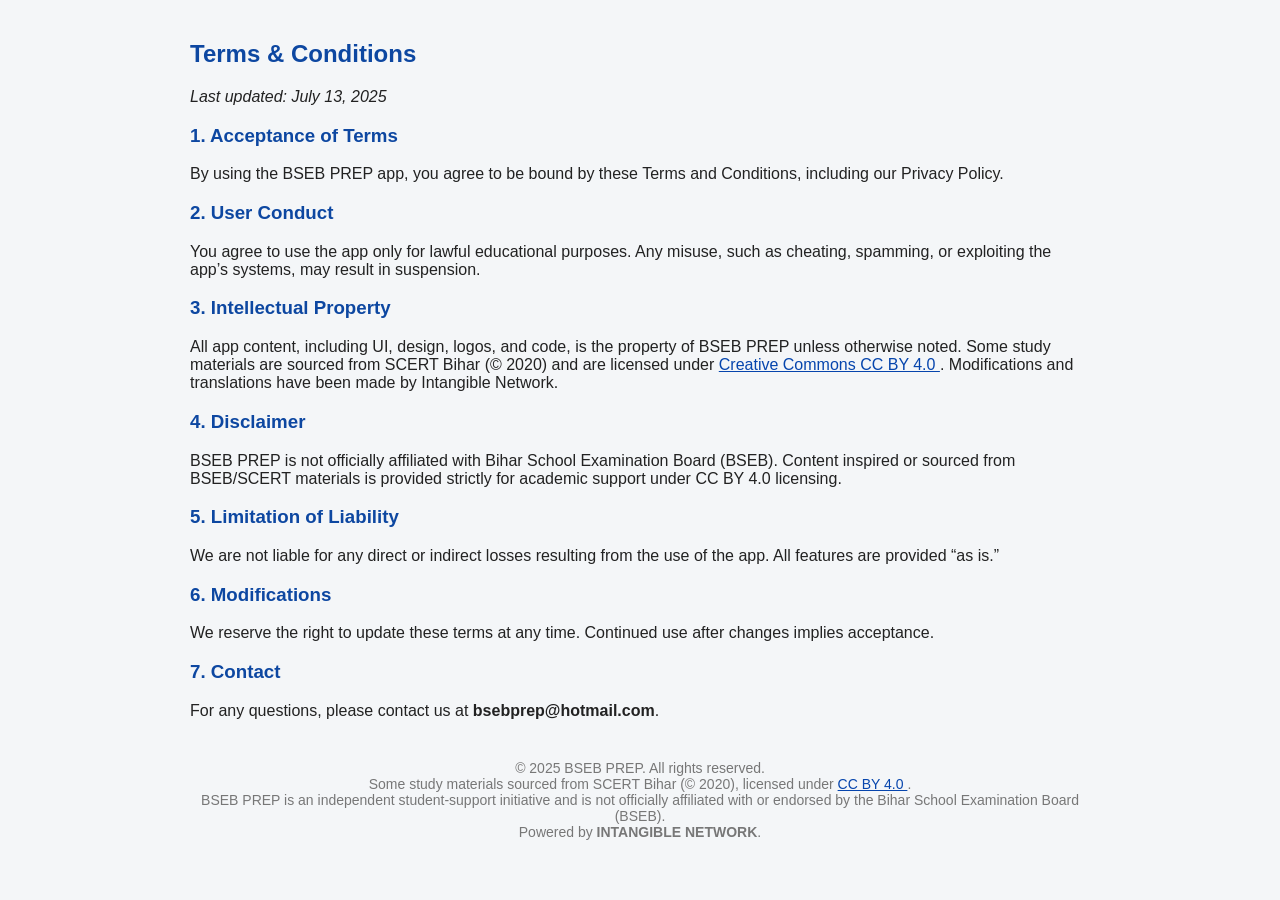
<file: term-conditions.html>
<!DOCTYPE html>
<html lang="en">
<head>
  <meta charset="UTF-8" />
  <meta name="viewport" content="width=device-width, initial-scale=1.0"/>
  <title>BSEB PREP Terms & Conditions</title>

  <style>
    body {
      font-family: 'Segoe UI', sans-serif;
      background: #f4f6f8;
      color: #222;
      padding: 20px;
      margin: 0 auto;
      max-width: 900px;
    }

    h1, h2, h3 {
      color: #0d47a1;
    }

    footer {
      margin-top: 40px;
      font-size: 14px;
      color: #777;
      text-align: center;
    }

    .external-link {
      color: #0645AD;
      text-decoration: underline;
    }
  </style>
</head>

<body>

  <section>
    <h1>Terms &amp; Conditions</h1>

    <p><em>Last updated: July 13, 2025</em></p>

    <h3>1. Acceptance of Terms</h3>
    <p>
      By using the BSEB PREP app, you agree to be bound by these Terms and
      Conditions, including our Privacy Policy.
    </p>

    <h3>2. User Conduct</h3>
    <p>
      You agree to use the app only for lawful educational purposes.
      Any misuse, such as cheating, spamming, or exploiting the app’s
      systems, may result in suspension.
    </p>

    <h3>3. Intellectual Property</h3>
    <p>
      All app content, including UI, design, logos, and code, is the property
      of BSEB PREP unless otherwise noted.
      Some study materials are sourced from SCERT Bihar (© 2020) and are
      licensed under
      <a
        class="external-link"
        href="https://creativecommons.org/licenses/by/4.0/"
        target="_blank"
        rel="noopener noreferrer"
      >
        Creative Commons CC BY 4.0
      </a>.
      Modifications and translations have been made by Intangible Network.
    </p>

    <h3>4. Disclaimer</h3>
    <p>
      BSEB PREP is not officially affiliated with Bihar School Examination
      Board (BSEB). Content inspired or sourced from BSEB/SCERT materials is
      provided strictly for academic support under CC BY 4.0 licensing.
    </p>

    <h3>5. Limitation of Liability</h3>
    <p>
      We are not liable for any direct or indirect losses resulting from the
      use of the app. All features are provided “as is.”
    </p>

    <h3>6. Modifications</h3>
    <p>
      We reserve the right to update these terms at any time.
      Continued use after changes implies acceptance.
    </p>

    <h3>7. Contact</h3>
    <p>
      For any questions, please contact us at
      <strong>bsebprep@hotmail.com</strong>.
    </p>
  </section>

  <footer>
    © 2025 BSEB PREP. All rights reserved.<br>

    Some study materials sourced from SCERT Bihar (© 2020), licensed under
    <a
      class="external-link"
      href="https://creativecommons.org/licenses/by/4.0/"
      target="_blank"
      rel="noopener noreferrer"
    >
      CC BY 4.0
    </a>.
    <br>

    BSEB PREP is an independent student-support initiative and is not
    officially affiliated with or endorsed by the Bihar School Examination
    Board (BSEB).
    <br>

    Powered by <strong>INTANGIBLE NETWORK</strong>.
  </footer>

</body>
</html>
</file>
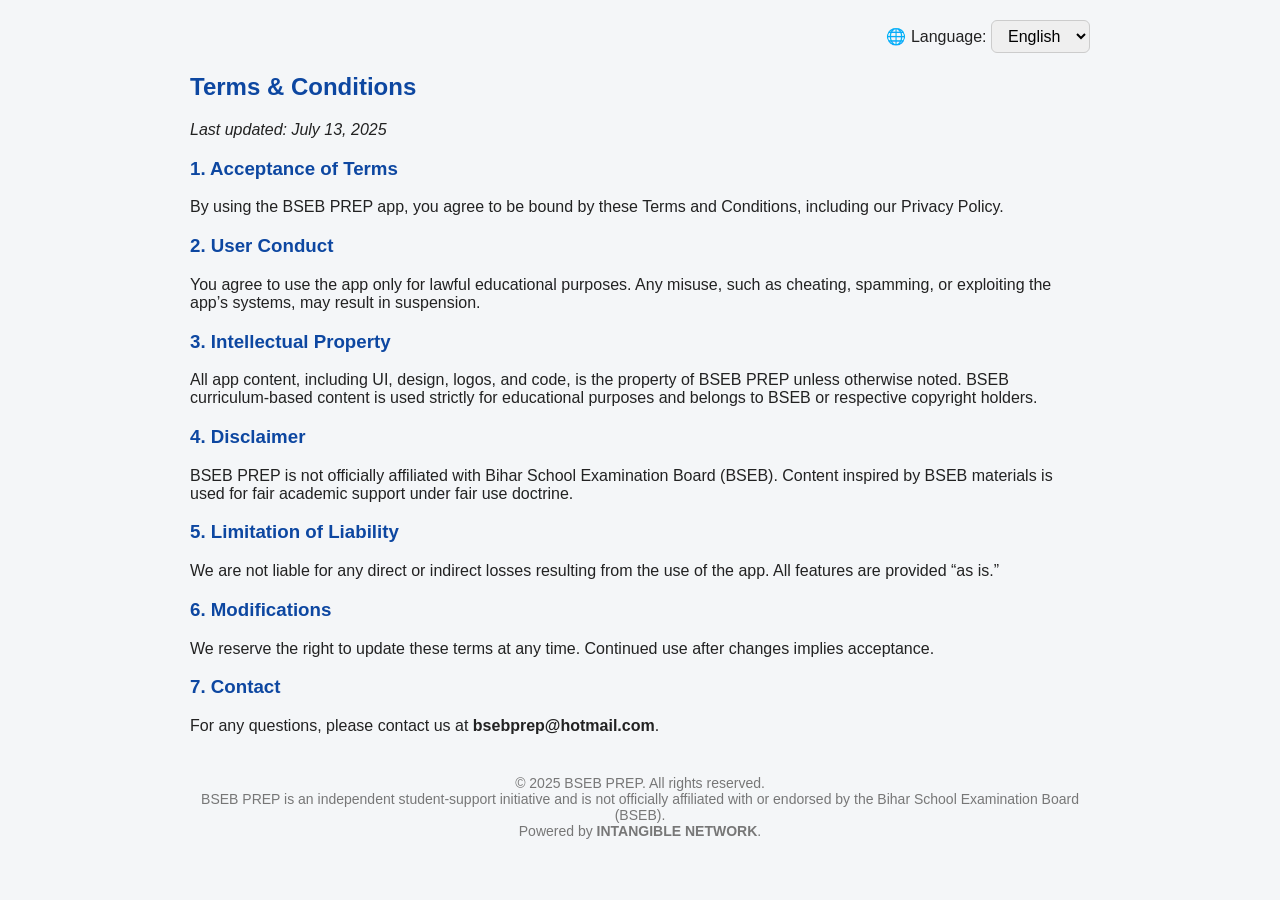
<file: docs/term-conditions.html>
<!DOCTYPE html>
<html lang="en">
<head>
  <meta charset="UTF-8" />
  <meta name="viewport" content="width=device-width, initial-scale=1.0"/>
  <title>BSEB PREP Terms & Conditions</title>
  <style>
    body {
      font-family: 'Segoe UI', sans-serif;
      background: #f4f6f8;
      color: #222;
      padding: 20px;
      margin: 0;
      max-width: 900px;
      margin: auto;
    }
    h1, h2, h3 {
      color: #0d47a1;
    }
    nav {
      margin-bottom: 20px;
      text-align: right;
    }
    select {
      font-size: 16px;
      padding: 6px 12px;
      border-radius: 6px;
      border: 1px solid #ccc;
    }
    section {
      display: none;
    }
    section.active {
      display: block;
    }
    footer {
      margin-top: 40px;
      font-size: 14px;
      color: #777;
      text-align: center;
    }
    .external-link {
      color: #0645AD;
      text-decoration: underline;
    }
    .lang-copy {
      display: none;
    }
    .lang-copy.active {
      display: inline;
    }
  </style>
</head>
<body>

<nav>
  <label for="lang">🌐 Language: </label>
  <select id="lang">
    <option value="en" selected>English</option>
    <option value="hi">हिंदी</option>
    <option value="ur">اردو</option>
  </select>
</nav>

<section id="en" class="active">
  <h1>Terms & Conditions</h1>
  <p><em>Last updated: July 13, 2025</em></p>

  <h3>1. Acceptance of Terms</h3>
  <p>By using the BSEB PREP app, you agree to be bound by these Terms and Conditions, including our Privacy Policy.</p>

  <h3>2. User Conduct</h3>
  <p>You agree to use the app only for lawful educational purposes. Any misuse, such as cheating, spamming, or exploiting the app’s systems, may result in suspension.</p>

  <h3>3. Intellectual Property</h3>
  <p>All app content, including UI, design, logos, and code, is the property of BSEB PREP unless otherwise noted. BSEB curriculum-based content is used strictly for educational purposes and belongs to BSEB or respective copyright holders.</p>

  <h3>4. Disclaimer</h3>
  <p>BSEB PREP is not officially affiliated with Bihar School Examination Board (BSEB). Content inspired by BSEB materials is used for fair academic support under fair use doctrine.</p>

  <h3>5. Limitation of Liability</h3>
  <p>We are not liable for any direct or indirect losses resulting from the use of the app. All features are provided “as is.”</p>

  <h3>6. Modifications</h3>
  <p>We reserve the right to update these terms at any time. Continued use after changes implies acceptance.</p>

  <h3>7. Contact</h3>
  <p>For any questions, please contact us at <strong>bsebprep@hotmail.com</strong>.</p>
</section>

<section id="hi">
  <h1>नियम और शर्तें</h1>
  <p><em>अंतिम अपडेट: 13 जुलाई 2025</em></p>

  <h3>1. शर्तों की स्वीकृति</h3>
  <p>BSEB PREP ऐप का उपयोग करके, आप इन नियमों और शर्तों और हमारी गोपनीयता नीति से सहमत होते हैं।</p>

  <h3>2. उपयोगकर्ता आचरण</h3>
  <p>आप ऐप का उपयोग केवल वैध शैक्षणिक उद्देश्यों के लिए करेंगे। किसी भी दुरुपयोग से आपका खाता निलंबित किया जा सकता है।</p>

  <h3>3. बौद्धिक संपदा</h3>
  <p>ऐप की डिज़ाइन, लोगो और कोड BSEB PREP की संपत्ति हैं। BSEB से संबंधित शैक्षणिक सामग्री केवल शैक्षणिक उद्देश्यों के लिए उपयोग की जाती है और उनके संबंधित स्वामी के अधिकारों में रहती है।</p>

  <h3>4. अस्वीकरण</h3>
  <p>BSEB PREP बिहार विद्यालय परीक्षा समिति (BSEB) से आधिकारिक रूप से संबद्ध नहीं है। BSEB से प्रेरित सामग्री केवल शैक्षणिक सहायता के लिए प्रयुक्त है।</p>

  <h3>5. उत्तरदायित्व की सीमा</h3>
  <p>ऐप के उपयोग से उत्पन्न किसी भी प्रकार की हानि के लिए हम जिम्मेदार नहीं हैं। सभी सुविधाएँ "जैसी हैं" आधार पर दी जाती हैं।</p>

  <h3>6. परिवर्तन</h3>
  <p>हम इन शर्तों को कभी भी अपडेट कर सकते हैं। अपडेट के बाद उपयोग का अर्थ है आपकी सहमति।</p>

  <h3>7. संपर्क करें</h3>
  <p>कोई प्रश्न होने पर हमसे <strong>bsebprep@hotmail.com</strong> पर संपर्क करें।</p>
</section>

<section id="ur">
  <h1>شرائط و ضوابط</h1>
  <p><em>آخری تازہ کاری: 13 جولائی 2025</em></p>

  <h3>1. شرائط کی منظوری</h3>
  <p>BSEB PREP ایپ کے استعمال سے، آپ ان شرائط اور ہماری رازداری کی پالیسی سے متفق ہوتے ہیں۔</p>

  <h3>2. صارف کا رویہ</h3>
  <p>آپ ایپ کو صرف قانونی تعلیمی مقاصد کے لیے استعمال کریں گے۔ کسی بھی غلط استعمال کی صورت میں اکاؤنٹ معطل کیا جا سکتا ہے۔</p>

  <h3>3. فکری املاک</h3>
  <p>ایپ کا ڈیزائن، لوگو، اور کوڈ BSEB PREP کی ملکیت ہے۔ BSEB سے منسلک تعلیمی مواد صرف تعلیمی مقاصد کے لیے استعمال کیا جاتا ہے اور متعلقہ حقوق رکھنے والوں کی ملکیت ہے۔</p>

  <h3>4. دستبرداری</h3>
  <p>BSEB PREP کا باضابطہ طور پر بی ایس ای بی (BSEB) سے کوئی تعلق نہیں ہے۔ BSEB مواد صرف تعلیمی مدد کے طور پر استعمال کیا جاتا ہے۔</p>

  <h3>5. ذمہ داری کی حد</h3>
  <p>ایپ کے استعمال سے کسی بھی نقصان کے ہم ذمہ دار نہیں ہوں گے۔ تمام خصوصیات جیسی ہیں ویسی فراہم کی جاتی ہیں۔</p>

  <h3>6. ترامیم</h3>
  <p>ہم ان شرائط کو کسی بھی وقت اپ ڈیٹ کر سکتے ہیں۔ تبدیلیوں کے بعد استعمال کا مطلب منظوری ہے۔</p>

  <h3>7. رابطہ کریں</h3>
  <p>اگر آپ کو کوئی سوال ہو تو <strong>bsebprep@hotmail.com</strong> پر ہم سے رابطہ کریں۔</p>
</section>

<footer>
  <span class="lang-copy active" id="copy-en">
    © 2025 BSEB PREP. All rights reserved.<br>
    BSEB PREP is an independent student-support initiative and is not officially affiliated with or endorsed by the Bihar School Examination Board (BSEB).<br>
    Powered by <strong>INTANGIBLE NETWORK</strong>.
  </span>
  <span class="lang-copy" id="copy-hi">
    © 2025 बीएसईबी प्रेप। सर्वाधिकार सुरक्षित।<br>
    बीएसईबी प्रेप एक स्वतंत्र शैक्षिक सहायता प्लेटफॉर्म है और बिहार बोर्ड (BSEB) से आधिकारिक रूप से संबद्ध नहीं है।<br>
    <strong>इंटैन्जिबल नेटवर्क</strong> द्वारा संचालित।
  </span>
  <span class="lang-copy" id="copy-ur">
    © 2025 بی ایس ای بی پریپ۔ جملہ حقوق محفوظ ہیں۔<br>
    بی ایس ای بی پریپ ایک خود مختار تعلیمی مددگار پلیٹ فارم ہے اور بی ایس ای بی (BSEB) کے ساتھ باضابطہ طور پر منسلک نہیں ہے۔<br>
    <strong>INTANGIBLE NETWORK</strong> کے ذریعہ پیش کردہ۔
  </span>
</footer>

<script>
  const langSelect = document.getElementById("lang");
  const sections = document.querySelectorAll("section");
  const footers = document.querySelectorAll(".lang-copy");
  langSelect.addEventListener("change", (e) => {
    const lang = e.target.value;
    sections.forEach((sec) => sec.classList.remove("active"));
    document.getElementById(lang)?.classList.add("active");

    footers.forEach(copy => copy.classList.remove("active"));
    document.getElementById(`copy-${lang}`)?.classList.add("active");
  });
</script>
</body>
</html>
</file>
<file: assets/css/style.css>
/* =====================
   Global Reset & Base
===================== */
* {
    margin: 0;
    padding: 0;
    box-sizing: border-box;
}

body {
    font-family: "Segoe UI", Roboto, Arial, sans-serif;
    background-color: #f9fafb;
    color: #1f2937;
    line-height: 1.6;
}

a {
    text-decoration: none;
    color: inherit;
}

img {
    max-width: 100%;
    display: block;
}

.container {
    width: 90%;
    max-width: 1200px;
    margin: auto;
}

/* =====================
   Header & Navbar
===================== */
.header {
    background-color: #ffffff;
    border-bottom: 1px solid #e5e7eb;
    position: sticky;
    top: 0;
    z-index: 100;
}

.nav-container {
    display: flex;
    align-items: center;
    justify-content: space-between;
    padding: 14px 0;
}

.logo {
    display: flex;
    align-items: center;
    gap: 10px;
    font-weight: 600;
    font-size: 18px;
}

.logo img {
    width: 36px;
    height: 36px;
}

.navbar a {
    margin-left: 20px;
    font-size: 15px;
    color: #374151;
}

.navbar a:hover,
.navbar a.active {
    color: #1d4ed8;
    font-weight: 500;
}

/* =====================
   Hero Section
===================== */
.hero {
    background-color: #ffffff;
    padding: 70px 0;
}

.hero-content {
    display: grid;
    grid-template-columns: 1fr 1fr;
    align-items: center;
    gap: 40px;
}

.hero-text h1 {
    font-size: 36px;
    margin-bottom: 16px;
    color: #111827;
}

.hero-text p {
    font-size: 16px;
    color: #4b5563;
    margin-bottom: 24px;
}

.hero-buttons {
    display: flex;
    gap: 15px;
}

/* Buttons */
.btn {
    padding: 12px 20px;
    border-radius: 6px;
    font-size: 15px;
    font-weight: 500;
    transition: all 0.2s ease;
}

.primary-btn {
    background-color: #1d4ed8;
    color: #ffffff;
}

.primary-btn:hover {
    background-color: #1e40af;
}

.secondary-btn {
    border: 1px solid #1d4ed8;
    color: #1d4ed8;
}

.secondary-btn:hover {
    background-color: #e0e7ff;
}

/* =====================
   Highlights Section
===================== */
.highlights {
    padding: 60px 0;
}

.highlights h2 {
    text-align: center;
    font-size: 28px;
    margin-bottom: 40px;
}

.highlight-grid {
    display: grid;
    grid-template-columns: repeat(auto-fit, minmax(220px, 1fr));
    gap: 20px;
}

.highlight-card {
    background: #ffffff;
    padding: 22px;
    border-radius: 8px;
    border: 1px solid #e5e7eb;
}

.highlight-card h3 {
    font-size: 18px;
    margin-bottom: 8px;
}

.highlight-card p {
    font-size: 14px;
    color: #4b5563;
}

/* =====================
   Classes Section
===================== */
.classes {
    background-color: #ffffff;
    padding: 60px 0;
}

.classes h2 {
    text-align: center;
    font-size: 28px;
    margin-bottom: 40px;
}

.class-grid {
    display: grid;
    grid-template-columns: repeat(auto-fit, minmax(230px, 1fr));
    gap: 20px;
}

.class-card {
    padding: 24px;
    border: 1px solid #e5e7eb;
    border-radius: 8px;
    background-color: #f9fafb;
}

.class-card h3 {
    margin-bottom: 10px;
    font-size: 18px;
}

/* =====================
   Medium Support
===================== */
.medium {
    padding: 60px 0;
    text-align: center;
}

.medium p {
    max-width: 700px;
    margin: auto;
    color: #4b5563;
}

/* =====================
   Footer
===================== */
.footer {
    background-color: #111827;
    color: #d1d5db;
    padding: 50px 0 20px;
}

.footer-content {
    display: grid;
    grid-template-columns: 1fr 1fr;
    gap: 30px;
}

.footer h3 {
    color: #ffffff;
    margin-bottom: 10px;
}

.footer p {
    font-size: 14px;
}

.footer .disclaimer {
    font-size: 13px;
    color: #9ca3af;
    margin-top: 10px;
}

.footer-bottom {
    border-top: 1px solid #374151;
    margin-top: 30px;
    padding-top: 15px;
    text-align: center;
    font-size: 13px;
    color: #9ca3af;
}

/* =====================
   Responsive Design
===================== */
@media (max-width: 900px) {
    .hero-content {
        grid-template-columns: 1fr;
        text-align: center;
    }

    .hero-buttons {
        justify-content: center;
        flex-wrap: wrap;
    }

    .footer-content {
        grid-template-columns: 1fr;
        text-align: center;
    }

    .navbar {
        display: none;
    }
}
</file>
